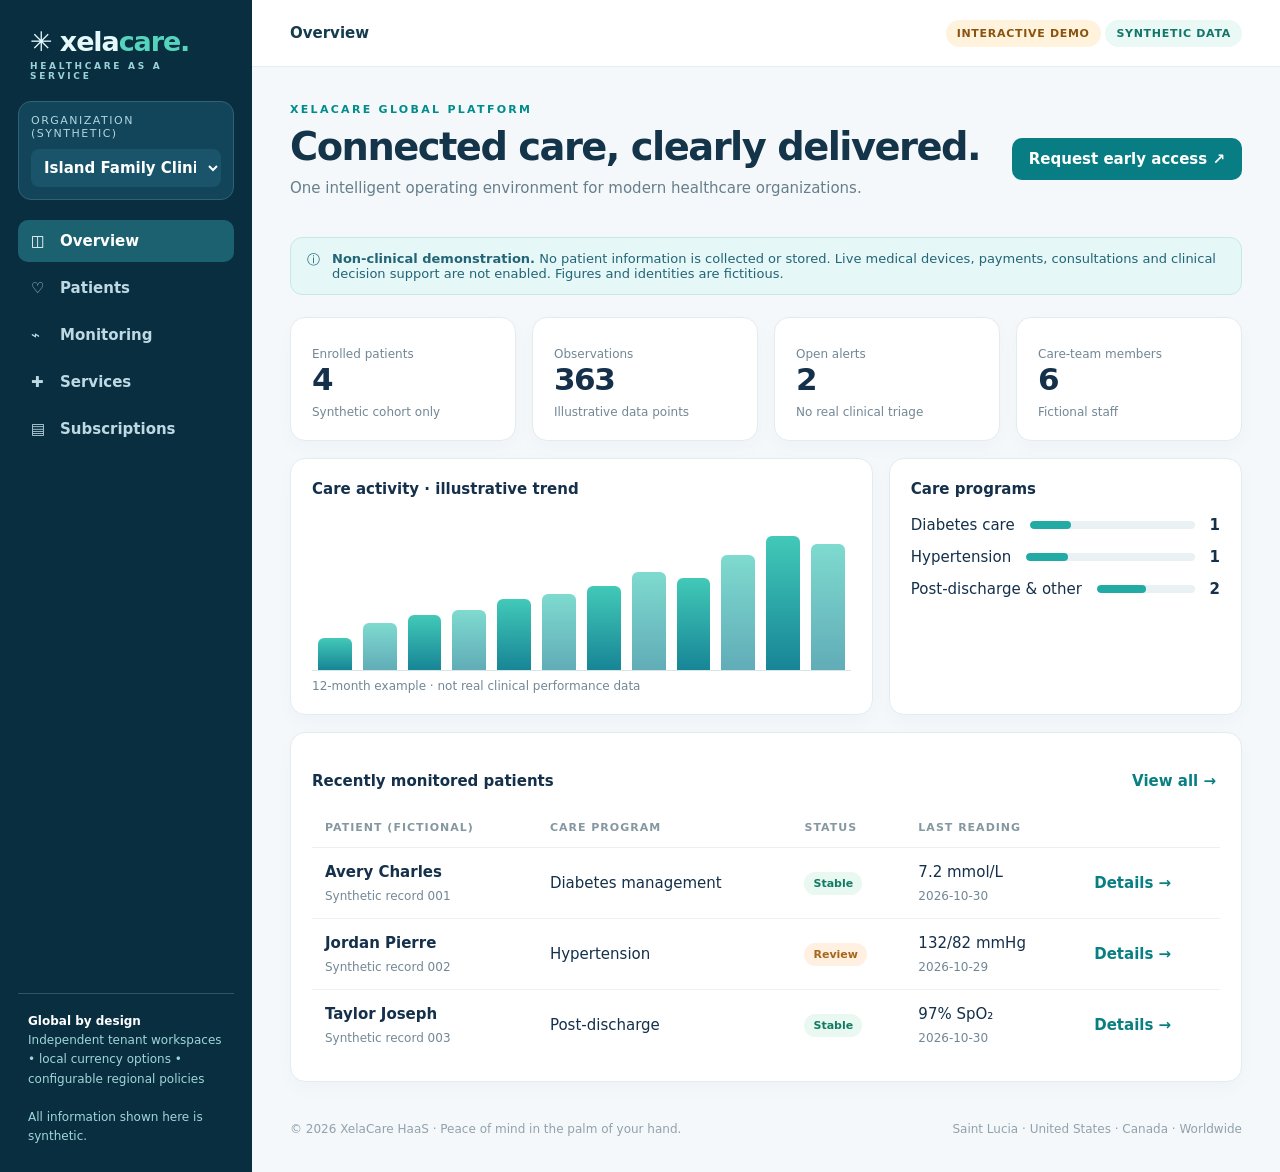
<file: preview/index.html>
<!doctype html>
<html lang="en">
<head>
<meta charset="utf-8"><meta name="viewport" content="width=device-width,initial-scale=1">
<meta name="description" content="Explore XelaCare HaaS, the international connected-care platform for healthcare organizations. Interactive synthetic-data preview.">
<title>XelaCare HaaS | Healthcare that stays connected</title>
<style>
:root{font-family:Inter,ui-sans-serif,system-ui,-apple-system,"Segoe UI",sans-serif;color:#14304a;background:#f4f8fb;font-size:15px}*{box-sizing:border-box}body{margin:0}button,select{font:inherit}button{cursor:pointer}button:focus-visible,select:focus-visible{outline:3px solid #52bdc6;outline-offset:2px}a{color:inherit} .layout{display:grid;grid-template-columns:252px 1fr;min-height:100vh}.side{background:#082e40;color:#e5f8fa;padding:26px 18px;display:flex;flex-direction:column;gap:20px}.brand{font-size:27px;font-weight:800;letter-spacing:-1.1px;padding:0 12px}.brand i{font-style:normal;color:#56d3bd}.brand small{display:block;font-size:9px;letter-spacing:2.7px;color:#9ad3d5;font-weight:700;margin-top:4px}.tenant{border:1px solid #326176;border-radius:13px;background:#12445a;padding:12px}.tenant label{display:block;font-size:11px;letter-spacing:1.5px;color:#b0d6df;margin-bottom:9px}.tenant select{width:100%;border:0;color:white;background:#19546a;padding:9px;border-radius:8px;font-weight:700}.nav{display:grid;gap:5px}.nav button{border:0;background:transparent;color:#bdd9e3;text-align:left;padding:12px 13px;border-radius:10px;font-weight:600}.nav button.active,.nav button:hover{background:#1c6170;color:white}.nav button span{display:inline-block;width:29px}.side-bottom{margin-top:auto;border-top:1px solid #2c5566;padding:18px 10px 0;color:#a1d6d8;font-size:12px;line-height:1.6}.side-bottom b{color:white}.main{min-width:0}.top{height:67px;background:#fff;border-bottom:1px solid #e4eef2;display:flex;align-items:center;justify-content:space-between;padding:0 38px}.top strong{color:#153b4f}.flag{display:inline-block;background:#eaf8f6;color:#137669;border-radius:100px;font-size:11px;font-weight:800;padding:7px 11px;letter-spacing:.7px}.preview{background:#fff3dd;color:#8b5310}.content{padding:36px 38px;max-width:1460px;margin:auto}.kicker{text-transform:uppercase;font-size:11px;letter-spacing:2.3px;font-weight:800;color:#008c8b}.headline{font-size:clamp(30px,3vw,42px);letter-spacing:-1.5px;margin:8px 0;color:#14344a}.sub{margin-top:0;color:#667f8c;line-height:1.55}.hero{display:flex;justify-content:space-between;gap:20px;align-items:center}.cta{border:0;border-radius:10px;background:#087e84;color:white;padding:12px 17px;font-weight:700}.cta:hover{background:#086b70}.notice{display:flex;gap:12px;align-items:flex-start;background:#e5f7f6;border:1px solid #c6e9e7;color:#236477;border-radius:12px;padding:13px 16px;margin:22px 0;font-size:13px}.grid{display:grid;gap:16px}.kpis{grid-template-columns:repeat(4,minmax(0,1fr))}.card{background:#fff;border:1px solid #e2ecf0;border-radius:15px;padding:21px;box-shadow:0 7px 20px #17344a06}.card h3{font-size:15px;margin:0 0 18px}.metric{font-weight:800;font-size:31px;letter-spacing:-1.5px}.caption{font-size:12px;color:#728795;margin:8px 0 0}.dash{grid-template-columns:minmax(0,1.65fr) minmax(285px,1fr);margin-top:17px}.line{display:flex;justify-content:space-between;align-items:center;gap:15px;margin:14px 0}.bar{height:8px;background:#eaf1f4;border-radius:30px;overflow:hidden;flex:1}.bar i{display:block;background:#22aaa4;height:100%;border-radius:30px}.muted{color:#718795}.spark{display:flex;align-items:end;height:155px;gap:11px;padding:20px 6px 0;border-bottom:1px solid #d7e6e9}.spark i{flex:1;background:linear-gradient(#42c9b8,#178596);border-radius:6px 6px 0 0}.spark i:nth-child(2n){opacity:.68}.tablewrap{overflow:auto}.data{width:100%;border-collapse:collapse;min-width:570px;text-align:left}.data th{font-size:11px;text-transform:uppercase;letter-spacing:1px;color:#8598a2;padding:13px;border-bottom:1px solid #edf0f3}.data td{padding:15px 13px;border-bottom:1px solid #edf1f2}.data tr:last-child td{border:0}.pill{border-radius:30px;padding:5px 9px;font-size:11px;font-weight:800;display:inline-block;background:#eaf8f2;color:#117b61}.pill.warn{background:#fff0e2;color:#a66619}.pill.high{background:#ffedef;color:#b83a4d}.textbtn{color:#087f82;background:none;border:0;font-weight:800;padding:4px}.two{grid-template-columns:repeat(2,minmax(0,1fr))}.modules{grid-template-columns:repeat(3,minmax(0,1fr))}.module{display:grid;gap:12px}.module .emoji{font-size:24px}.module h3{margin:0}.module p{color:#718795;line-height:1.5;font-size:13px;margin:0}.prices{grid-template-columns:repeat(4,minmax(0,1fr))}.plan h3{font-size:17px;margin:0}.plan .price{font-size:29px;font-weight:800;margin:14px 0}.plan p{font-size:13px;color:#718795}.plan ul{padding-left:19px;color:#486979;font-size:12px;line-height:2}.plan button{width:100%}.plan.pop{border:2px solid #18a4a0}.footer{margin-top:40px;color:#91a2ab;font-size:12px;display:flex;justify-content:space-between;gap:12px} .modal-bg{position:fixed;inset:0;background:#0b2c4099;display:flex;align-items:center;justify-content:center;padding:20px;z-index:10}.modal{background:white;border-radius:19px;padding:27px;width:min(480px,100%);box-shadow:0 24px 75px #07223755}.modal h2{margin-top:0}.modal p{line-height:1.65;color:#506c7d}.modal button{margin-top:12px}.hidden{display:none!important}@media(max-width:1100px){.kpis,.prices{grid-template-columns:repeat(2,minmax(0,1fr))}.modules{grid-template-columns:repeat(2,minmax(0,1fr))}}@media(max-width:760px){.layout{display:block}.side{padding:14px;gap:12px}.brand{font-size:23px}.side-bottom{display:none}.nav{display:flex;overflow:auto}.nav button{white-space:nowrap}.tenant{max-width:400px}.top{padding:0 19px;height:54px}.content{padding:24px 17px}.dash,.two{grid-template-columns:1fr}.hero{display:block}.hero .cta{margin:10px 0}.kpis{gap:10px}.card{padding:15px}.metric{font-size:26px}.modules{grid-template-columns:1fr}.prices{grid-template-columns:1fr 1fr}.footer{display:block}}@media(max-width:440px){.prices{grid-template-columns:1fr}.top{gap:8px}.flag{font-size:9px}}
</style>
</head>
<body>
<div class="layout">
<aside class="side">
<div class="brand">✳ xela<i>care.</i><small>HEALTHCARE AS A SERVICE</small></div>
<div class="tenant"><label for="tenant">ORGANIZATION (SYNTHETIC)</label><select id="tenant"><option value="island">Island Family Clinic · Saint Lucia</option><option value="maple">Maple Care Network · Canada</option><option value="bay">Bay Medical Group · USA</option></select></div>
<nav class="nav" aria-label="Main navigation">
<button class="active" data-page="overview"><span>◫</span>Overview</button><button data-page="patients"><span>♡</span>Patients</button><button data-page="monitor"><span>⌁</span>Monitoring</button><button data-page="modules"><span>✚</span>Services</button><button data-page="plans"><span>▤</span>Subscriptions</button>
</nav>
<div class="side-bottom"><b>Global by design</b><br>Independent tenant workspaces • local currency options • configurable regional policies<br><br>All information shown here is synthetic.</div>
</aside>
<div class="main"><div class="top"><strong id="crumb">Overview</strong><div><span class="flag preview">INTERACTIVE DEMO</span> <span class="flag">SYNTHETIC DATA</span></div></div><div class="content">
<div class="hero"><div><div class="kicker">XELACARE GLOBAL PLATFORM</div><h1 class="headline" id="title">Connected care, clearly delivered.</h1><p class="sub" id="subtitle">One intelligent operating environment for modern healthcare organizations.</p></div><button class="cta" id="contact">Request early access ↗</button></div>
<div class="notice"><span>ⓘ</span><span><b>Non-clinical demonstration.</b> No patient information is collected or stored. Live medical devices, payments, consultations and clinical decision support are not enabled. Figures and identities are fictitious.</span></div>
<section id="body" aria-live="polite"></section>
<div class="footer"><span>© 2026 XelaCare HaaS · Peace of mind in the palm of your hand.</span><span>Saint Lucia · United States · Canada · Worldwide</span></div>
</div></div></div>
<div class="modal-bg hidden" id="modal" role="dialog" aria-modal="true" aria-labelledby="modal-title"><div class="modal"><h2 id="modal-title">Explore XelaCare</h2><p id="modal-body"></p><button class="cta" id="close">Close</button></div></div>
<script src="app.js"></script>
</body></html>
</file>
